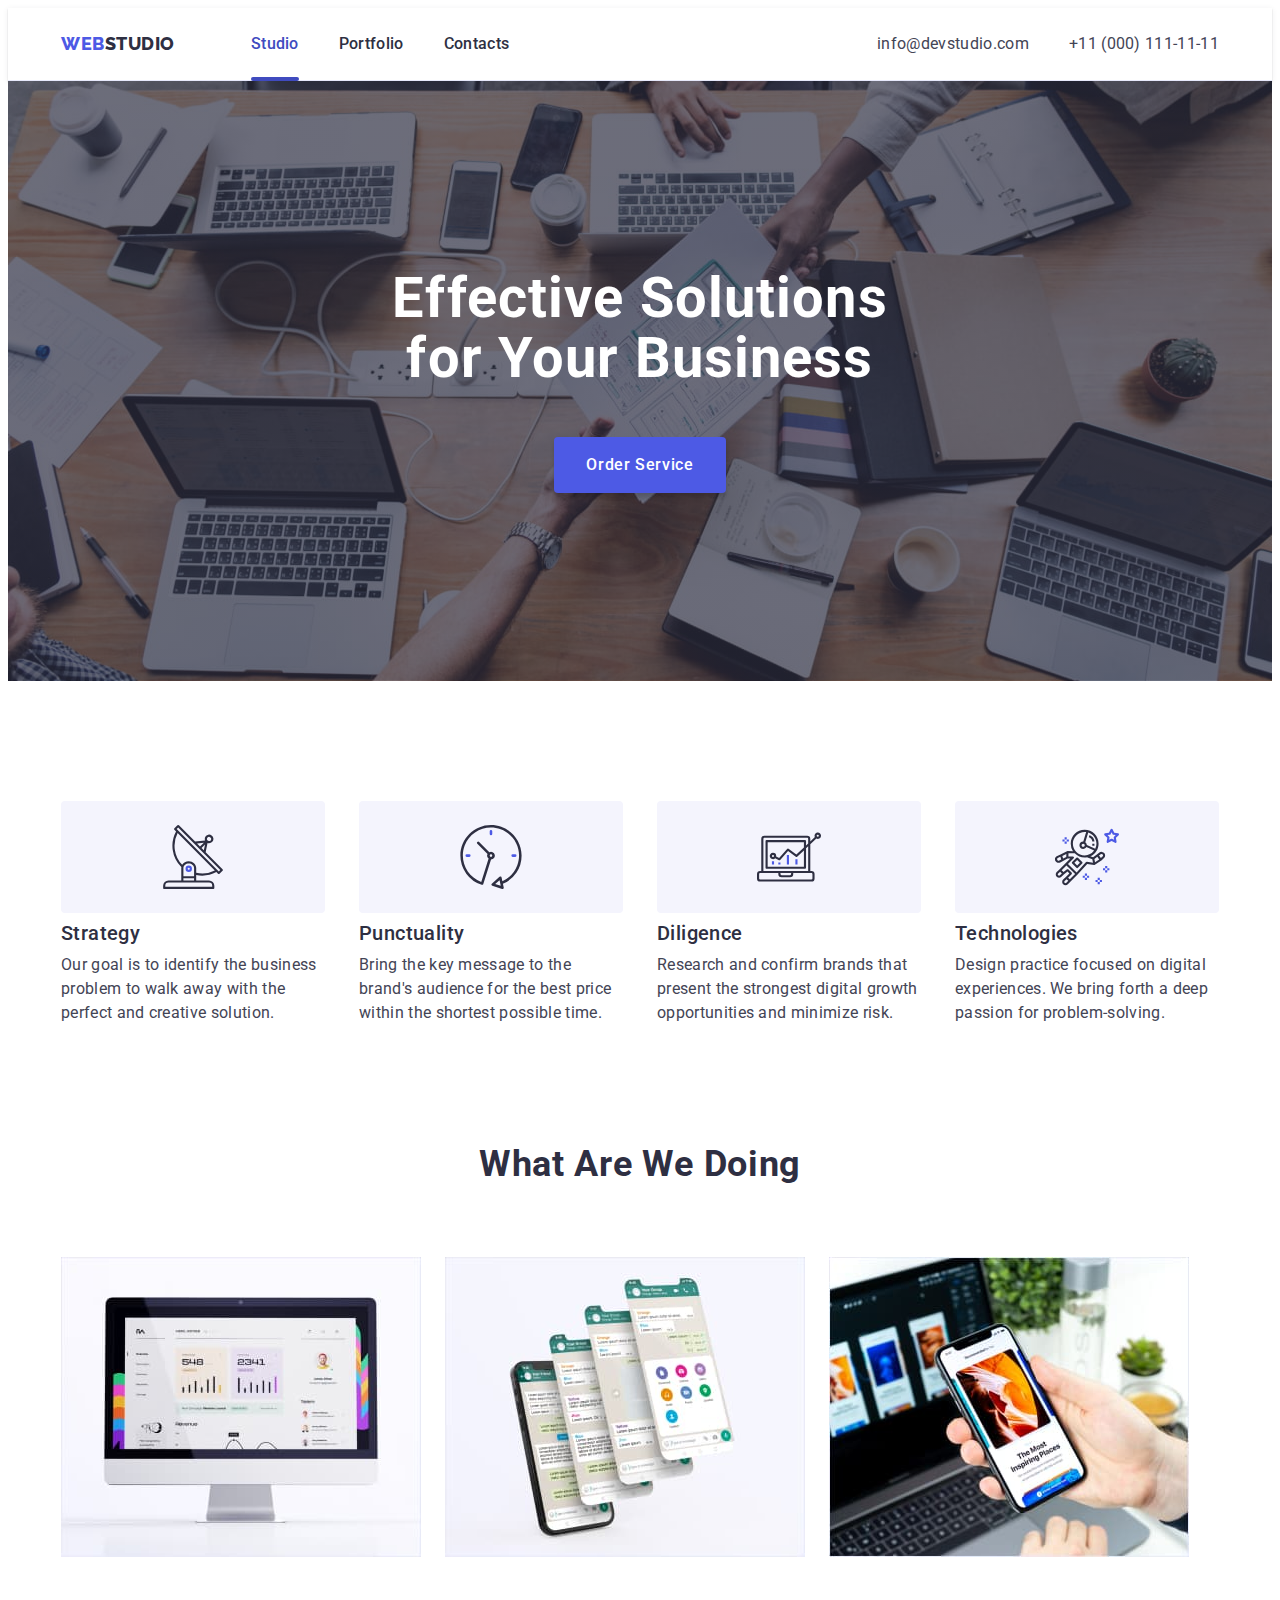
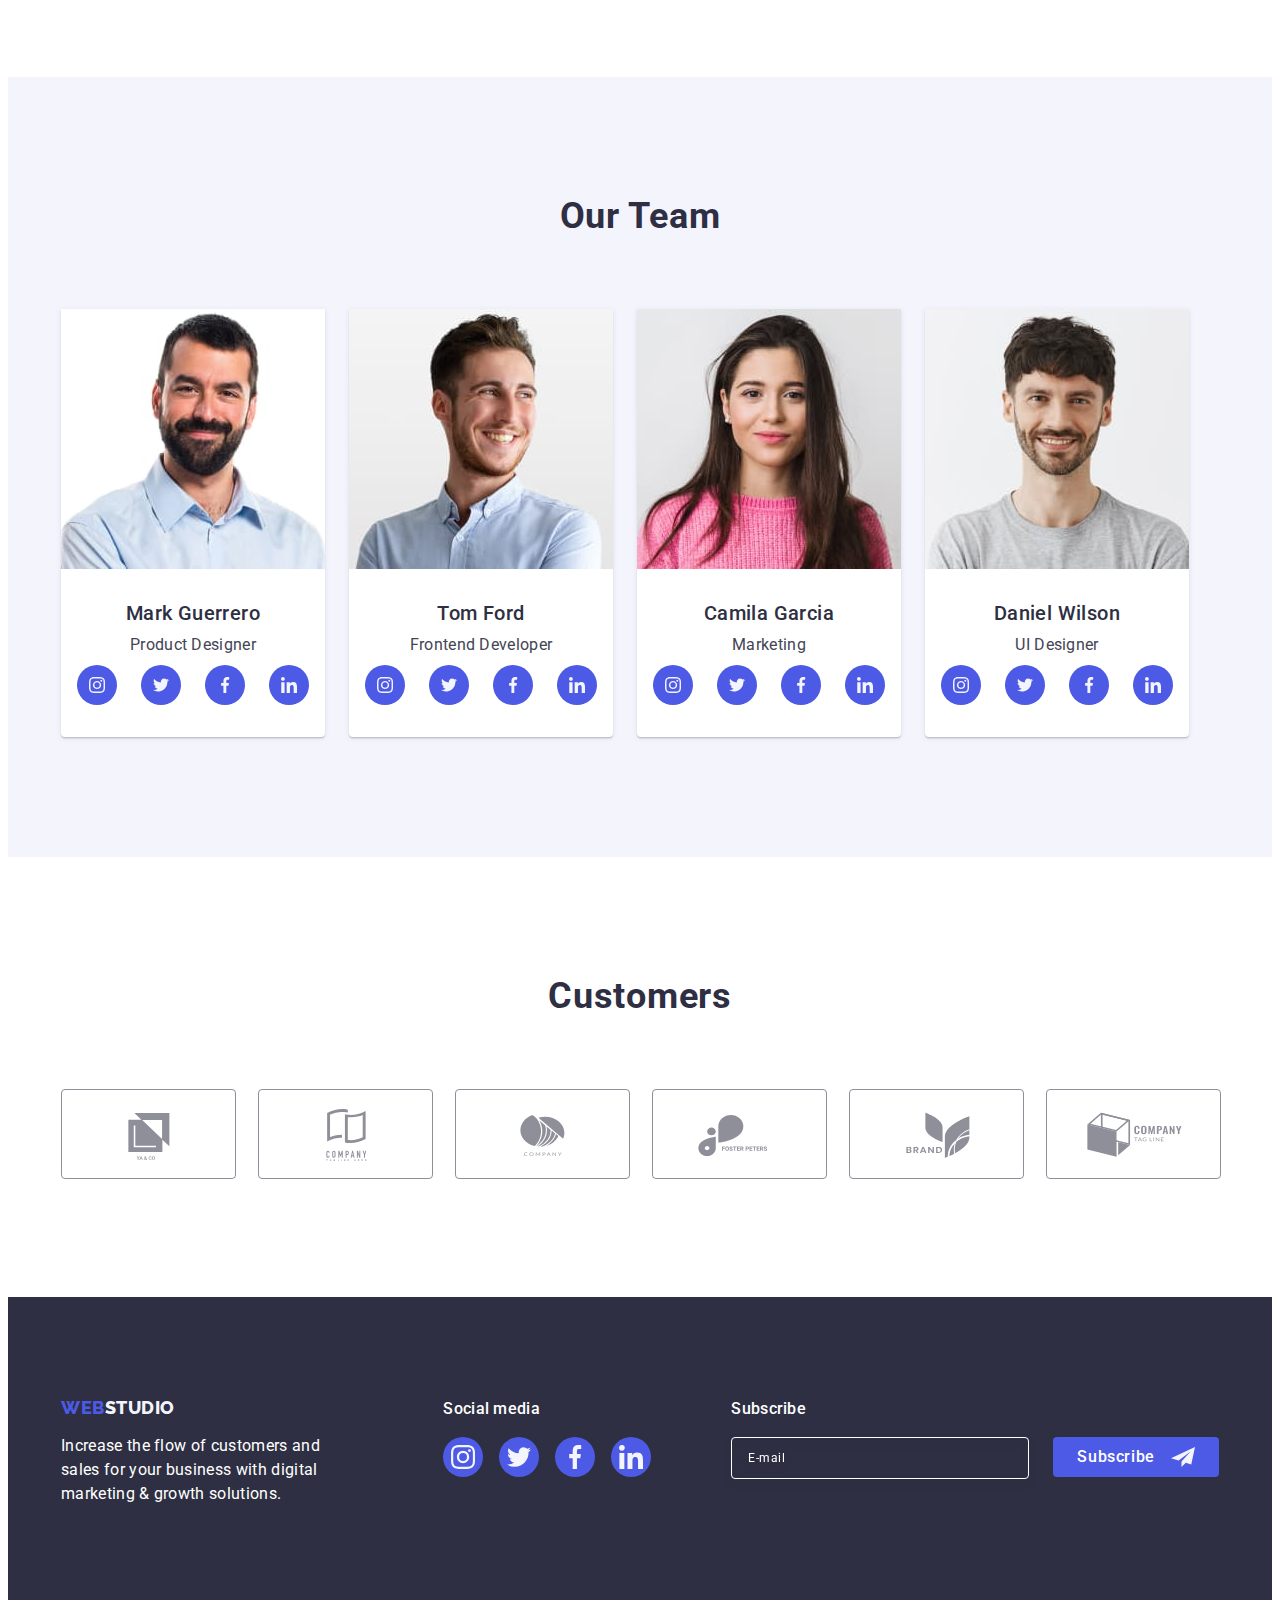
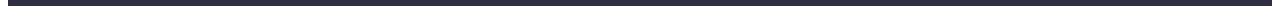
<file: index.html>
<!DOCTYPE html>
<html lang="en">
  <head>
    <meta charset="UTF-8" />
    <meta http-equiv="X-UA-Compatible" content="IE=edge" />
    <meta name="viewport" content="width=device-width, initial-scale=1.0" />
    <title>WebStudio</title>

    <!-- Font styles -->
    <link rel="preconnect" href="https://fonts.googleapis.com" />
    <link rel="preconnect" href="https://fonts.gstatic.com" crossorigin />
    <link
      href="https://fonts.googleapis.com/css2?family=Raleway:wght@800&family=Roboto:wght@400;500;700&display=swap"
      rel="stylesheet"
    />
    <!-- Normalization -->
    <link
      rel="stylesheet"
      href="https://cdnjs.cloudflare.com/ajax/libs/modern-normalize/1.1.0/modern-normalize.min.css"
      integrity="sha512-wpPYUAdjBVSE4KJnH1VR1HeZfpl1ub8YT/NKx4PuQ5NmX2tKuGu6U/JRp5y+Y8XG2tV+wKQpNHVUX03MfMFn9Q=="
      crossorigin="anonymous"
      referrerpolicy="no-referrer"
    />
    <!-- CSS Connection-->
    <link rel="stylesheet" href="./css/styles.css" />
  </head>
  <body class="page">
    <!-- Header section -->
    <header class="header">
      <div class="container header-flexgroup">
        <nav class="header-nav">
          <a class="header-logo link" href="./index.html"
            >Web<span class="logo-second-word">Studio</span></a
          >
          <ul class="header-nav-list list">
            <li class="header-nav-item">
              <a class="header-nav-link link active" href="./index.html" rel="noopener noreferrer"
                >Studio</a
              >
            </li>
            <li class="header-nav-item">
              <a class="header-nav-link link" href="./portfolio.html" rel="noopener noreferrer"
                >Portfolio</a
              >
            </li>
            <li class="header-nav-item">
              <a class="header-nav-link link" href="" rel="noopener noreferrer">Contacts</a>
            </li>
          </ul>
        </nav>
        <address class="header-address">
          <ul class="header-address-list list">
            <li class="header-address-item">
              <a class="header-address link" href="mailto:info@devstudio.com">info@devstudio.com</a>
            </li>
            <li class="header-address-item">
              <a class="header-address link" href="tel:+110001111111">+11 (000) 111-11-11</a>
            </li>
          </ul>
        </address>
      </div>
    </header>
    <!-- _______MAIN_____ -->
    <main>
      <!-- Hero section -->
      <section class="hero section">
        <div class="container">
          <h1 class="hero-title">Effective Solutions for Your Business</h1>
          <button class="hero-btn btn" data-modal-open type="button">Order Service</button>
        </div>
      </section>

      <!-- Features section -->
      <section class="features section">
        <div class="container">
          <h2 class="visually-hidden">Our main advantages</h2>
          <ul class="feature-list list">
            <li class="feature-item">
              <div class="icon-thumb">
                <svg class="features-icon" width="64" height="64">
                  <use href="./images/icons.svg#icon-antenna"></use>
                </svg>
              </div>
              <h3 class="feature-name">Strategy</h3>
              <p class="feature-desc">
                Our goal is to identify the business problem to walk away with the perfect and
                creative solution.
              </p>
            </li>
            <li class="feature-item">
              <div class="icon-thumb">
                <svg class="features-icon" width="64" height="64">
                  <use href="./images/icons.svg#icon-clock"></use>
                </svg>
              </div>
              <h3 class="feature-name">Punctuality</h3>
              <p class="feature-desc">
                Bring the key message to the brand's audience for the best price within the shortest
                possible time.
              </p>
            </li>
            <li class="feature-item">
              <div class="icon-thumb">
                <svg class="features-icon" width="64" height="64">
                  <use href="./images/icons.svg#icon-diagram"></use>
                </svg>
              </div>
              <h3 class="feature-name">Diligence</h3>
              <p class="feature-desc">
                Research and confirm brands that present the strongest digital growth opportunities
                and minimize risk.
              </p>
            </li>
            <li class="feature-item">
              <div class="icon-thumb">
                <svg class="features-icon" width="64" height="64">
                  <use href="./images/icons.svg#icon-astronaut"></use>
                </svg>
              </div>
              <h3 class="feature-name">Technologies</h3>
              <p class="feature-desc">
                Design practice focused on digital experiences. We bring forth a deep passion for
                problem-solving.
              </p>
            </li>
          </ul>
        </div>
      </section>

      <!-- Services section -->
      <section class="service">
        <div class="container">
          <h2 class="title">What are we doing</h2>
          <ul class="service-list list">
            <li class="service-item">
              <img
                class="service-img"
                src="./images/service-img-1.jpg"
                alt="Website Developing"
                width="360"
                height="300"
              />
            </li>
            <li class="service-item">
              <img
                class="service-img"
                src="./images/service-img-2.jpg"
                alt="App Developing"
                width="360"
                height="300"
              />
            </li>
            <li class="service-item">
              <img
                class="service-img"
                src="./images/service-img-3.jpg"
                alt="Adaptive Developing"
                width="360"
                height="300"
              />
            </li>
          </ul>
        </div>
      </section>

      <!-- Team Section -->
      <section class="team section">
        <div class="container">
          <h2 class="title">Our Team</h2>
          <ul class="team-list list">
            <li class="team-item">
              <img
                class="team-img"
                src="./images/team-card-1.jpg"
                alt="Photo of Mark Guerrero"
                width="264"
                height="260"
              />
              <div class="teamcard-container">
                <h3 class="team-name">Mark Guerrero</h3>
                <p class="team-role">Product Designer</p>
                <ul class="social-media-list">
                  <li class="social-media-item">
                    <a
                      class="social-media-link"
                      href="https://instagram.com/"
                      target="_blank"
                      rel="noopener noreferrer"
                      ><svg class="social-media-icon" width="16" height="16">
                        <use href="./images/icons.svg#icon-instagram"></use>
                      </svg> </a
                  ></li>
                  <li class="social-media-item">
                    <a
                      class="social-media-link"
                      href="https://twitter.com/"
                      target="_blank"
                      rel="noopener noreferrer"
                      ><svg class="social-media-icon" width="16" height="16">
                        <use href="./images/icons.svg#icon-twitter"></use>
                      </svg> </a
                  ></li>
                  <li class="social-media-item">
                    <a
                      class="social-media-link"
                      href="https://facebook.com/"
                      target="_blank"
                      rel="noopener noreferrer"
                      ><svg class="social-media-icon" width="16" height="16">
                        <use href="./images/icons.svg#icon-facebook"></use>
                      </svg> </a
                  ></li>
                  <li class="social-media-item">
                    <a
                      class="social-media-link"
                      href="https://linkedin.com/"
                      target="_blank"
                      rel="noopener noreferrer"
                      ><svg class="social-media-icon" width="16" height="16">
                        <use href="./images/icons.svg#icon-linkedin"></use>
                      </svg> </a
                  ></li>
                </ul>
              </div>
            </li>
            <li class="team-item">
              <img
                class="team-img"
                src="./images/team-card-2.jpg"
                alt="Photo of Tom Ford"
                width="264"
                height="260"
              />
              <div class="teamcard-container">
                <h3 class="team-name">Tom Ford</h3>
                <p class="team-role">Frontend Developer</p>
                <ul class="social-media-list">
                  <li class="social-media-item">
                    <a
                      class="social-media-link"
                      href="https://instagram.com/"
                      target="_blank"
                      rel="noopener noreferrer"
                      ><svg class="social-media-icon" width="16" height="16">
                        <use href="./images/icons.svg#icon-instagram"></use>
                      </svg> </a
                  ></li>
                  <li class="social-media-item">
                    <a
                      class="social-media-link"
                      href="https://twitter.com/"
                      target="_blank"
                      rel="noopener noreferrer"
                      ><svg class="social-media-icon" width="16" height="16">
                        <use href="./images/icons.svg#icon-twitter"></use>
                      </svg> </a
                  ></li>
                  <li class="social-media-item">
                    <a
                      class="social-media-link"
                      href="https://facebook.com/"
                      target="_blank"
                      rel="noopener noreferrer"
                      ><svg class="social-media-icon" width="16" height="16">
                        <use href="./images/icons.svg#icon-facebook"></use>
                      </svg> </a
                  ></li>
                  <li class="social-media-item">
                    <a
                      class="social-media-link"
                      href="https://linkedin.com/"
                      target="_blank"
                      rel="noopener noreferrer"
                      ><svg class="social-media-icon" width="16" height="16">
                        <use href="./images/icons.svg#icon-linkedin"></use>
                      </svg> </a
                  ></li>
                </ul>
              </div>
            </li>
            <li class="team-item">
              <img
                class="team-img"
                src="./images/team-card-3.jpg"
                alt="Photo of Camila Garcia"
                width="264"
                height="260"
              />
              <div class="teamcard-container">
                <h3 class="team-name">Camila Garcia</h3>
                <p class="team-role">Marketing</p>
                <ul class="social-media-list">
                  <li class="social-media-item">
                    <a
                      class="social-media-link"
                      href="https://instagram.com/"
                      target="_blank"
                      rel="noopener noreferrer"
                      ><svg class="social-media-icon" width="16" height="16">
                        <use href="./images/icons.svg#icon-instagram"></use>
                      </svg> </a
                  ></li>
                  <li class="social-media-item">
                    <a
                      class="social-media-link"
                      href="https://twitter.com/"
                      target="_blank"
                      rel="noopener noreferrer"
                      ><svg class="social-media-icon" width="16" height="16">
                        <use href="./images/icons.svg#icon-twitter"></use>
                      </svg> </a
                  ></li>
                  <li class="social-media-item">
                    <a
                      class="social-media-link"
                      href="https://facebook.com/"
                      target="_blank"
                      rel="noopener noreferrer"
                      ><svg class="social-media-icon" width="16" height="16">
                        <use href="./images/icons.svg#icon-facebook"></use>
                      </svg> </a
                  ></li>
                  <li class="social-media-item">
                    <a
                      class="social-media-link"
                      href="https://linkedin.com/"
                      target="_blank"
                      rel="noopener noreferrer"
                      ><svg class="social-media-icon" width="16" height="16">
                        <use href="./images/icons.svg#icon-linkedin"></use>
                      </svg> </a
                  ></li>
                </ul>
              </div>
            </li>
            <li class="team-item">
              <img
                src="./images/team-card-4.jpg"
                alt="Photo of Daniel Wilson"
                width="264"
                height="260"
              />
              <div class="teamcard-container">
                <h3 class="team-name">Daniel Wilson</h3>
                <p class="team-role">UI Designer</p>
                <ul class="social-media-list">
                  <li class="social-media-item">
                    <a
                      class="social-media-link"
                      href="https://instagram.com/"
                      target="_blank"
                      rel="noopener noreferrer"
                      ><svg class="social-media-icon" width="16" height="16">
                        <use href="./images/icons.svg#icon-instagram"></use>
                      </svg> </a
                  ></li>
                  <li class="social-media-item">
                    <a
                      class="social-media-link"
                      href="https://twitter.com/"
                      target="_blank"
                      rel="noopener noreferrer"
                      ><svg class="social-media-icon" width="16" height="16">
                        <use href="./images/icons.svg#icon-twitter"></use>
                      </svg> </a
                  ></li>
                  <li class="social-media-item">
                    <a
                      class="social-media-link"
                      href="https://facebook.com/"
                      target="_blank"
                      rel="noopener noreferrer"
                      ><svg class="social-media-icon" width="16" height="16">
                        <use href="./images/icons.svg#icon-facebook"></use>
                      </svg> </a
                  ></li>
                  <li class="social-media-item">
                    <a
                      class="social-media-link"
                      href="https://linkedin.com/"
                      target="_blank"
                      rel="noopener noreferrer"
                      ><svg class="social-media-icon" width="16" height="16">
                        <use href="./images/icons.svg#icon-linkedin"></use>
                      </svg> </a
                  ></li>
                </ul>
              </div>
            </li>
          </ul>
        </div>
      </section>

      <!-- Customers -->
      <section class="customers section">
        <div class="container">
          <h2 class="title">Customers</h2>
          <ul class="customers-list">
            <li class="customer-list-item">
              <a
                class="customer-link"
                href=""
                aria-label="Ya&Co"
                target="_blank"
                rel="noopener noreferrer"
              >
                <svg class="customer-icon" width="104" height="56">
                  <use href="./images/icons.svg#icon-Customer-logo-1"></use>
                </svg>
              </a>
            </li>
            <li class="customer-list-item">
              <a
                class="customer-link"
                href=""
                aria-label="Company Tagline Here"
                target="_blank"
                rel="noopener noreferrer"
              >
                <svg class="customer-icon" width="104" height="56">
                  <use href="./images/icons.svg#icon-Customer-logo-2"></use>
                </svg>
              </a>
            </li>
            <li class="customer-list-item">
              <a
                class="customer-link"
                href=""
                aria-label="Company"
                target="_blank"
                rel="noopener noreferrer"
              >
                <svg class="customer-icon" width="104" height="56">
                  <use href="./images/icons.svg#icon-Customer-logo-3"></use>
                </svg>
              </a>
            </li>
            <li class="customer-list-item">
              <a
                class="customer-link"
                href=""
                aria-label="Foster Peters"
                target="_blank"
                rel="noopener noreferrer"
              >
                <svg class="customer-icon" width="104" height="56">
                  <use href="./images/icons.svg#icon-Customer-logo-4"></use>
                </svg>
              </a>
            </li>
            <li class="customer-list-item">
              <a
                class="customer-link"
                href=""
                aria-label="Brend"
                target="_blank"
                rel="noopener noreferrer"
              >
                <svg class="customer-icon" width="104" height="56">
                  <use href="./images/icons.svg#icon-Customer-logo-5"></use>
                </svg>
              </a>
            </li>
            <li class="customer-list-item">
              <a
                class="customer-link"
                href=""
                aria-label="Company Tag Line"
                target="_blank"
                rel="noopener noreferrer"
              >
                <svg class="customer-icon" width="104" height="56">
                  <use href="./images/icons.svg#icon-Customer-logo-6"></use>
                </svg>
              </a>
            </li>
          </ul>
        </div>
      </section>
    </main>
    <!-- Footer -->
    <footer class="footer section">
      <div class="footer-container container">
        <div class="footer-text-container">
          <a class="footer-logo-link link" href="./index.html" rel="noopener noreferrer"
            >Web<span class="footer-second-word">Studio</span></a
          >
          <p class="footer-paragraph">
            Increase the flow of customers and sales for your business with digital marketing &
            growth solutions.
          </p>
        </div>
        <div class="footer-socials-container">
          <p class="footer-socials-title">Social media</p>
          <ul class="footer-socials-list">
            <li class="footer-socials-item">
              <a
                class="footer-socials-link"
                href="https://instagram.com/"
                target="_blank"
                rel="noopener noreferrer"
              >
                <svg class="footer-icon" width="24" height="24">
                  <use href="./images/icons.svg#icon-instagram"></use>
                </svg>
              </a>
            </li>
            <li class="footer-socials-item">
              <a
                class="footer-socials-link"
                href="https://twitter.com/"
                target="_blank"
                rel="noopener noreferrer"
              >
                <svg class="footer-icon" width="24" height="24">
                  <use href="./images/icons.svg#icon-twitter"></use>
                </svg>
              </a>
            </li>
            <li class="footer-socials-item">
              <a
                class="footer-socials-link"
                href="https://fecebook.com/"
                target="_blank"
                rel="noopener noreferrer"
              >
                <svg class="footer-icon" width="24" height="24">
                  <use href="./images/icons.svg#icon-facebook"></use>
                </svg>
              </a>
            </li>
            <li class="footer-socials-item">
              <a
                class="footer-socials-link"
                href="https://linkedin.com/"
                target="_blank"
                rel="noopener noreferrer"
              >
                <svg class="footer-icon" width="24" height="24">
                  <use href="./images/icons.svg#icon-linkedin"></use>
                </svg>
              </a>
            </li>
          </ul>
        </div>
        <div class="footer-subscribe-block">
          <p class="subscribe-paragraph">Subscribe</p>
          <form class="subscribe-form" name="footer-subscribe-form" autocomplete="on">
            <label class="footer-subscribe-label">
              <input
                class="subscribe-input"
                type="email"
                name="user-email"
                placeholder="E-mail"
                required
              />
            </label>
            <button class="footer-subscribe-btn" type="submit">
              Subscribe
              <svg class="subscribe-form-icon" width="24" height="24">
                <use href="./images/icons.svg#subscribe"></use>
              </svg>
            </button>
          </form>
        </div>
      </div>
    </footer>

    <!-- Modal window -->
    <div class="backdrop is-hidden" data-modal>
      <div class="modal">
        <button class="modal-close-btn" data-modal-close type="button">
          <svg class="close-modal-icon" width="8" height="8">
            <use href="./images/icons.svg#close"></use>
          </svg>
        </button>
        <p class="modal-window-title">Leave your contacts and we will call you back</p>
        <form class="modal-form" autocomplete="on" name="modal-form">
          <div class="modal-form-block">
            <label class="modal-input-label" for="user-name">Name</label>
            <div class="modal-input-container">
              <input
                class="modal-form-input"
                type="text"
                id="user-name"
                name="user-name"
                required
                autofocus
              />
              <svg class="modal-form-icon" width="18" height="24">
                <use href="./images/icons.svg#person"></use>
              </svg>
            </div>
          </div>
          <div class="modal-form-block">
            <label class="modal-input-label" for="user-tel">Phone</label>
            <div class="modal-input-container">
              <input class="modal-form-input" type="tel" id="user-tel" name="user-tel" required />
              <svg class="modal-form-icon" width="18" height="24">
                <use href="./images/icons.svg#phone"></use>
              </svg>
            </div>
          </div>
          <div class="modal-form-block">
            <label class="modal-input-label" for="user-email">Email</label>
            <div class="modal-input-container">
              <input
                class="modal-form-input"
                type="email"
                id="user-email"
                name="user-email"
                required
              />
              <svg class="modal-form-icon" width="18" height="24">
                <use href="./images/icons.svg#email"></use>
              </svg>
            </div>
          </div>
          <div class="modal-textarea-container">
            <label class="modal-input-label" for="user-comment">Comment</label>
            <textarea
              class="modal-form-input"
              name="user-comment"
              id="user-comment"
              placeholder="Text input"
              required
            ></textarea>
          </div>
          <div class="modal-checkbox-container">
            <input
              name="user-privacy"
              type="checkbox"
              class="modal-checkbox visually-hidden"
              id="user-privacy"
              value="true"
              required
            />
            <label class="modal-checkbox-label" for="user-privacy">
              <span class="modal-checkbox-attention">
                <svg class="modal-form-checkbox-icon" width="10" height="8">
                  <use href="./images/icons.svg#check"></use>
                </svg>
              </span>
              I accept the terms and conditions of the
              <a class="modal-checkbox-link" href="">Privacy Policy</a>
            </label>
          </div>
          <button class="modal-button" type="submit">Send</button>
        </form>
      </div>
    </div>
    <script src="./js/modal.js"></script>
  </body>
</html>
</file>
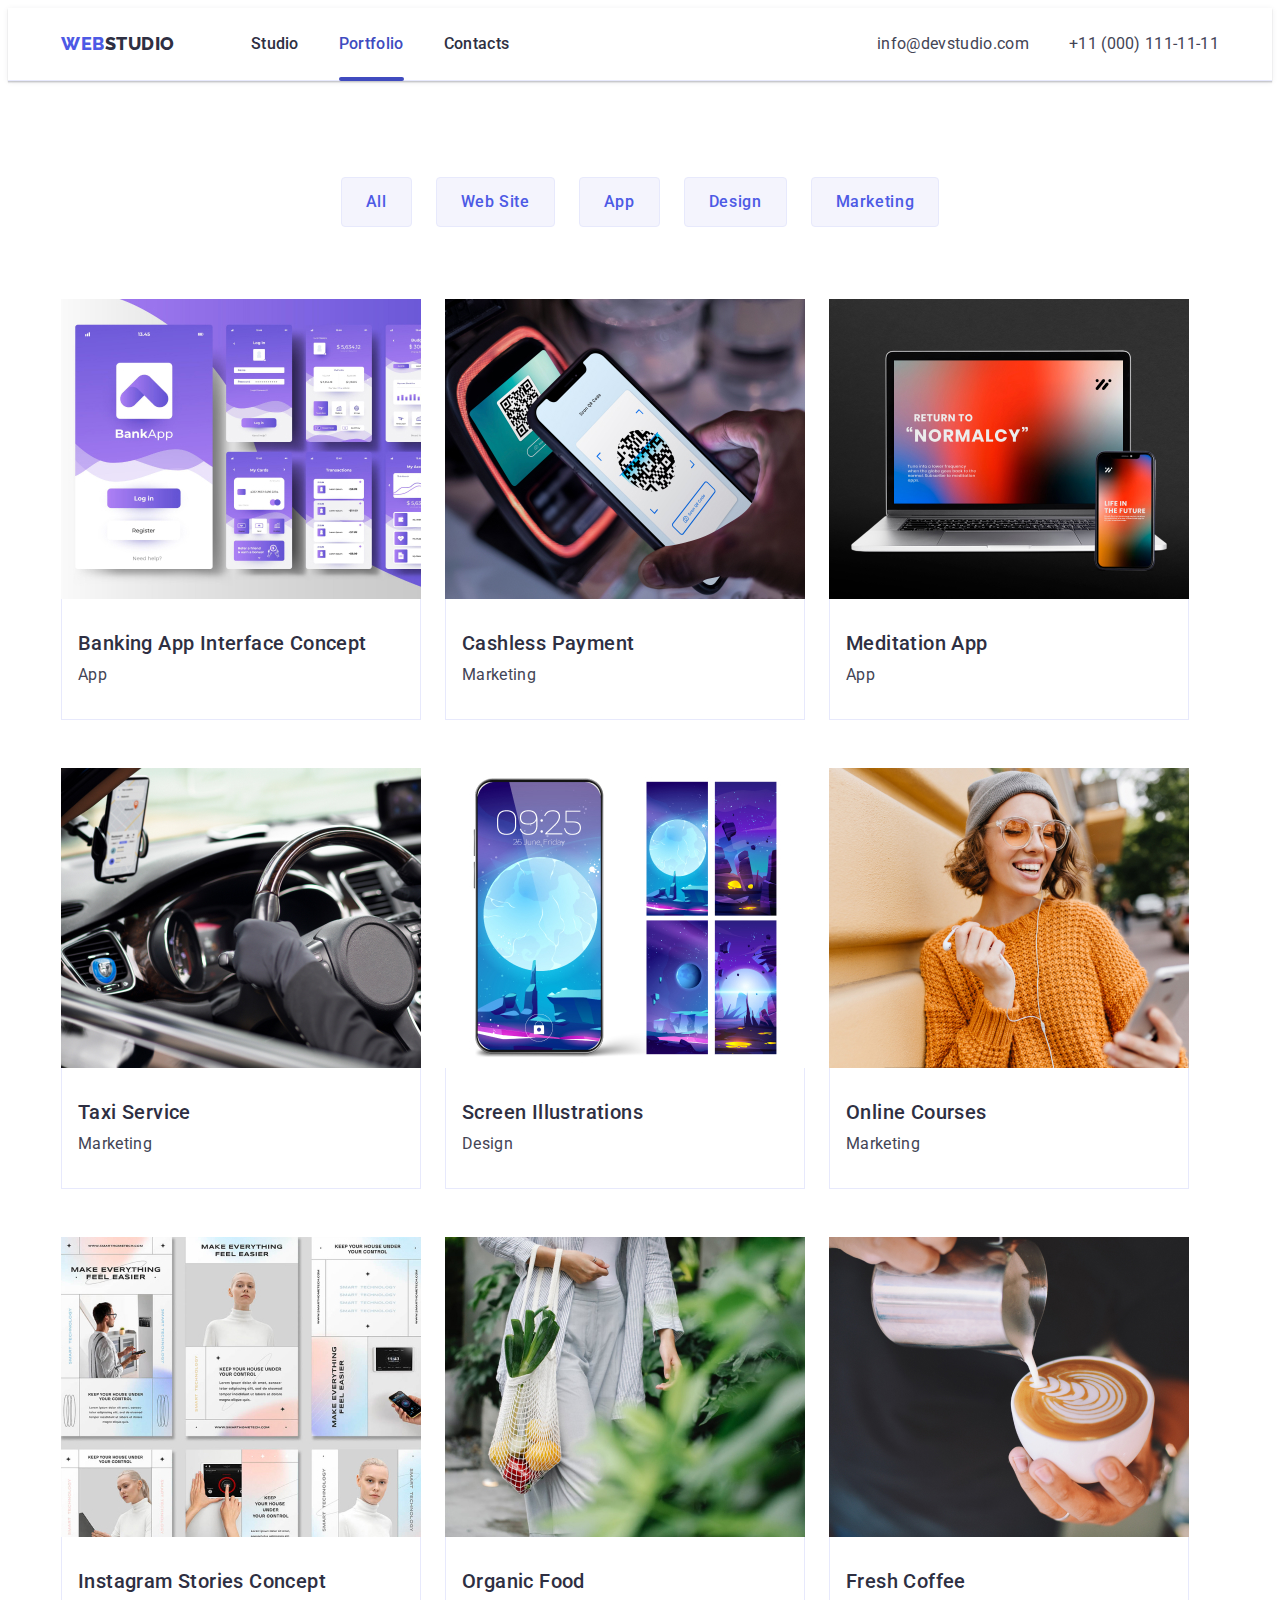
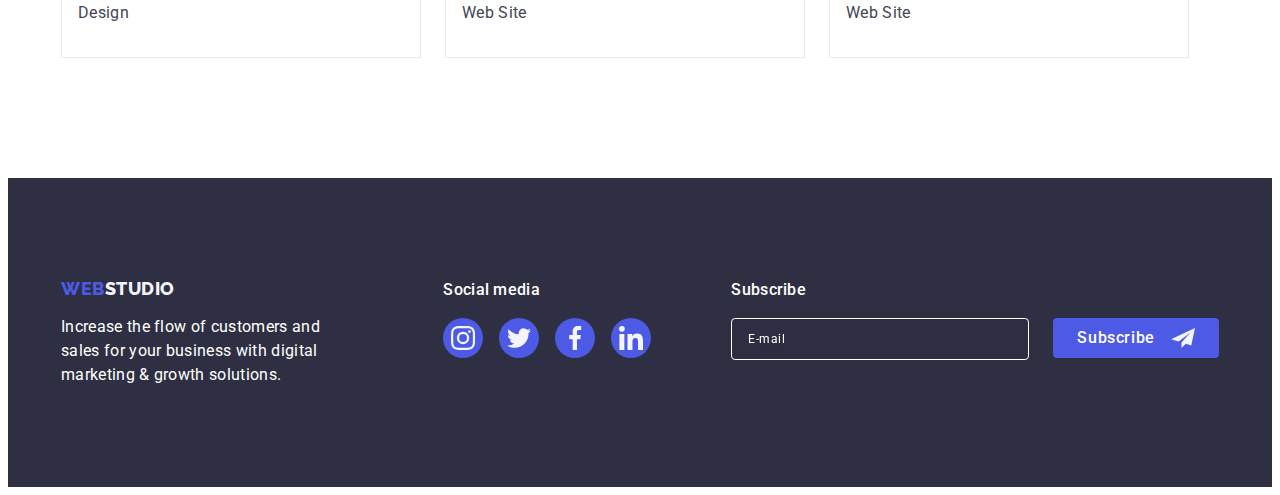
<file: portfolio.html>
<!DOCTYPE html>
<html lang="en">
  <head>
    <meta charset="UTF-8" />
    <meta http-equiv="X-UA-Compatible" content="IE=edge" />
    <meta name="viewport" content="width=device-width, initial-scale=1.0" />
    <title>WebStudio</title>
    <!-- Font styles -->
    <link rel="preconnect" href="https://fonts.googleapis.com" />
    <link rel="preconnect" href="https://fonts.gstatic.com" crossorigin />
    <link
      href="https://fonts.googleapis.com/css2?family=Raleway:wght@800&family=Roboto:wght@400;500;700&display=swap"
      rel="stylesheet"
    />
    <!-- Normalization -->
    <link
      rel="stylesheet"
      href="https://cdnjs.cloudflare.com/ajax/libs/modern-normalize/1.1.0/modern-normalize.min.css"
      integrity="sha512-wpPYUAdjBVSE4KJnH1VR1HeZfpl1ub8YT/NKx4PuQ5NmX2tKuGu6U/JRp5y+Y8XG2tV+wKQpNHVUX03MfMFn9Q=="
      crossorigin="anonymous"
      referrerpolicy="no-referrer"
    />
    <!-- CSS Connection -->
    <link rel="stylesheet" href="./css/styles.css" />
  </head>
  <body class="page">
    <!-- Header section -->
    <header class="header">
      <div class="container header-flexgroup">
        <nav class="header-nav">
          <a class="header-logo link" href="./index.html"
            >Web<span class="logo-second-word">Studio</span></a
          >
          <ul class="header-nav-list list">
            <li class="header-nav-item">
              <a class="header-nav-link link" href="./index.html" rel="noopener noreferrer"
                >Studio</a
              >
            </li>
            <li class="header-nav-item">
              <a
                class="header-nav-link link active"
                href="./portfolio.html"
                rel="noopener noreferrer"
                >Portfolio</a
              >
            </li>
            <li class="header-nav-item">
              <a class="header-nav-link link" href="" rel="noopener noreferrer">Contacts</a>
            </li>
          </ul>
        </nav>
        <address class="header-address">
          <ul class="header-address-list list">
            <li class="header-address-item">
              <a class="header-address link" href="mailto:info@devstudio.com">info@devstudio.com</a>
            </li>
            <li class="header-address-item">
              <a class="header-address link" href="tel:+110001111111">+11 (000) 111-11-11</a>
            </li>
          </ul>
        </address>
      </div>
    </header>
    <!-- MAIN -->
    <main>
      <!-- PORTFOLIO -->
      <section class="filter-section section">
        <div class="container">
          <h1 class="visually-hidden">Portfilio</h1>
          <!-- FILTER -->
          <ul class="filter-list list">
            <li class="filter-item">
              <button class="filter-btn" type="button">All</button>
            </li>
            <li class="filter-item">
              <button class="filter-btn" type="button">Web Site</button>
            </li>
            <li class="filter-item">
              <button class="filter-btn" type="button">App</button>
            </li>
            <li class="filter-item">
              <button class="filter-btn" type="button">Design</button>
            </li>
            <li class="filter-item">
              <button class="filter-btn" type="button">Marketing</button>
            </li>
          </ul>

          <!-- GRID -->
          <ul class="article-list list">
            <li class="row-item">
              <a class="row-item-link link" href=""
                ><div class="portfolio-img-wrapper"
                  ><img
                    src="./images/portfolio-photo-1.jpg"
                    alt="Banking application"
                    width="360"
                    height="300"
                  />
                  <p class="portfolio-overlay">
                    14 Stylish and User-Friendly App Design Concepts · Task Manager App · Calorie
                    Tracker App · Exotic Fruit Ecommerce App · Cloud Storage App</p
                  >
                </div>
                <div class="portfolio-desc-container">
                  <h2 class="article-name">Banking App Interface Concept</h2>
                  <p class="article-type">App</p>
                </div></a
              >
            </li>
            <li class="row-item">
              <a class="row-item-link link" href=""
                ><div class="portfolio-img-wrapper"
                  ><img
                    src="./images/portfolio-photo-2.jpg"
                    alt="Phone QR payment"
                    width="360"
                    height="300"
                  />
                  <p class="portfolio-overlay">
                    14 Stylish and User-Friendly App Design Concepts · Task Manager App · Calorie
                    Tracker App · Exotic Fruit Ecommerce App · Cloud Storage App</p
                  >
                </div>
                <div class="portfolio-desc-container">
                  <h2 class="article-name">Cashless Payment</h2>
                  <p class="article-type">Marketing</p>
                </div></a
              >
            </li>
            <li class="row-item">
              <a class="row-item-link link" href=""
                ><div class="portfolio-img-wrapper"
                  ><img
                    src="./images/portfolio-photo-3.jpg"
                    alt="Beautiful wallpapers"
                    width="360"
                    height="300"
                  />
                  <p class="portfolio-overlay">
                    14 Stylish and User-Friendly App Design Concepts · Task Manager App · Calorie
                    Tracker App · Exotic Fruit Ecommerce App · Cloud Storage App</p
                  >
                </div>
                <div class="portfolio-desc-container">
                  <h2 class="article-name">Meditation App</h2>
                  <p class="article-type">App</p>
                </div></a
              >
            </li>
            <li class="row-item">
              <a class="row-item-link link" href=""
                ><div class="portfolio-img-wrapper"
                  ><img
                    src="./images/portfolio-photo-4.jpg"
                    alt="Driver in the car"
                    width="360"
                    height="300"
                  />
                  <p class="portfolio-overlay">
                    14 Stylish and User-Friendly App Design Concepts · Task Manager App · Calorie
                    Tracker App · Exotic Fruit Ecommerce App · Cloud Storage App</p
                  >
                </div>
                <div class="portfolio-desc-container">
                  <h2 class="article-name">Taxi Service</h2>
                  <p class="article-type">Marketing</p>
                </div></a
              >
            </li>
            <li class="row-item">
              <a class="row-item-link link" href=""
                ><div class="portfolio-img-wrapper"
                  ><img
                    src="./images/portfolio-photo-5.jpg"
                    alt="wallpaper of the other planet"
                    width="360"
                    height="300"
                  />
                  <p class="portfolio-overlay">
                    14 Stylish and User-Friendly App Design Concepts · Task Manager App · Calorie
                    Tracker App · Exotic Fruit Ecommerce App · Cloud Storage App</p
                  >
                </div>
                <div class="portfolio-desc-container">
                  <h2 class="article-name">Screen Illustrations</h2>
                  <p class="article-type">Design</p>
                </div></a
              >
            </li>
            <li class="row-item">
              <a class="row-item-link link" href=""
                ><div class="portfolio-img-wrapper"
                  ><img
                    src="./images/portfolio-photo-6.jpg"
                    alt="Happy girl"
                    width="360"
                    height="300"
                  />
                  <p class="portfolio-overlay">
                    14 Stylish and User-Friendly App Design Concepts · Task Manager App · Calorie
                    Tracker App · Exotic Fruit Ecommerce App · Cloud Storage App</p
                  >
                </div>
                <div class="portfolio-desc-container">
                  <h2 class="article-name">Online Courses</h2>
                  <p class="article-type">Marketing</p>
                </div></a
              >
            </li>

            <li class="row-item">
              <a class="row-item-link link" href=""
                ><div class="portfolio-img-wrapper"
                  ><img
                    src="./images/portfolio-photo-7.jpg"
                    alt="Instagram stories"
                    width="360"
                    height="300"
                  />
                  <p class="portfolio-overlay">
                    14 Stylish and User-Friendly App Design Concepts · Task Manager App · Calorie
                    Tracker App · Exotic Fruit Ecommerce App · Cloud Storage App</p
                  >
                </div>
                <div class="portfolio-desc-container">
                  <h2 class="article-name">Instagram Stories Concept</h2>
                  <p class="article-type">Design</p>
                </div></a
              >
            </li>

            <li class="row-item">
              <a class="row-item-link link" href=""
                ><div class="portfolio-img-wrapper"
                  ><img
                    src="./images/portfolio-photo-8.jpg"
                    alt="Plants"
                    width="360"
                    height="300"
                  />
                  <p class="portfolio-overlay">
                    14 Stylish and User-Friendly App Design Concepts · Task Manager App · Calorie
                    Tracker App · Exotic Fruit Ecommerce App · Cloud Storage App</p
                  >
                </div>
                <div class="portfolio-desc-container">
                  <h2 class="article-name">Organic Food</h2>
                  <p class="article-type">Web Site</p>
                </div></a
              >
            </li>

            <li class="row-item">
              <a class="row-item-link link" href=""
                ><div class="portfolio-img-wrapper"
                  ><img
                    src="./images/portfolio-photo-9.jpg"
                    alt="Beautiful latte"
                    width="360"
                    height="300"
                  />
                  <p class="portfolio-overlay">
                    14 Stylish and User-Friendly App Design Concepts · Task Manager App · Calorie
                    Tracker App · Exotic Fruit Ecommerce App · Cloud Storage App</p
                  >
                </div>
                <div class="portfolio-desc-container">
                  <h2 class="article-name">Fresh Coffee</h2>
                  <p class="article-type">Web Site</p>
                </div></a
              >
            </li>
          </ul>
        </div>
      </section>
    </main>
    <!-- Footer -->
    <footer class="footer section">
      <div class="footer-container container">
        <div class="footer-text-container">
          <a class="footer-logo-link link" href="./index.html" rel="noopener noreferrer"
            >Web<span class="footer-second-word">Studio</span></a
          >
          <p class="footer-paragraph">
            Increase the flow of customers and sales for your business with digital marketing &
            growth solutions.
          </p>
        </div>
        <div class="footer-socials-container">
          <p class="footer-socials-title">Social media</p>
          <ul class="footer-socials-list">
            <li class="footer-socials-item">
              <a
                class="footer-socials-link"
                href="https://instagram.com/"
                target="_blank"
                rel="noopener noreferrer"
              >
                <svg class="footer-icon" width="24" height="24">
                  <use href="./images/icons.svg#icon-instagram"></use>
                </svg>
              </a>
            </li>
            <li class="footer-socials-item">
              <a
                class="footer-socials-link"
                href="https://twitter.com/"
                target="_blank"
                rel="noopener noreferrer"
              >
                <svg class="footer-icon" width="24" height="24">
                  <use href="./images/icons.svg#icon-twitter"></use>
                </svg>
              </a>
            </li>
            <li class="footer-socials-item">
              <a
                class="footer-socials-link"
                href="https://fecebook.com/"
                target="_blank"
                rel="noopener noreferrer"
              >
                <svg class="footer-icon" width="24" height="24">
                  <use href="./images/icons.svg#icon-facebook"></use>
                </svg>
              </a>
            </li>
            <li class="footer-socials-item">
              <a
                class="footer-socials-link"
                href="https://linkedin.com/"
                target="_blank"
                rel="noopener noreferrer"
              >
                <svg class="footer-icon" width="24" height="24">
                  <use href="./images/icons.svg#icon-linkedin"></use>
                </svg>
              </a>
            </li>
          </ul>
        </div>
        <div class="footer-subscribe-block">
          <p class="subscribe-paragraph">Subscribe</p>
          <form class="subscribe-form" name="footer-subscribe-form" autocomplete="on">
            <label class="footer-subscribe-label">
              <input
                class="subscribe-input"
                type="email"
                name="user-email"
                placeholder="E-mail"
                required
              />
            </label>
            <button class="footer-subscribe-btn" type="submit">
              Subscribe
              <svg class="subscribe-form-icon" width="24" height="24">
                <use href="./images/icons.svg#subscribe"></use>
              </svg>
            </button>
          </form>
        </div>
      </div>
    </footer>
  </body>
</html>
</file>
<file: css/styles.css>
:root {
  /**
    |============================
    | FONTS
    |============================
  */
  --primary-font: 'Roboto', sans-serif;
  --secondary-font: 'Raleway', sans-serif;

  /**
    |============================
    | COLORS
    |============================
  */
  --secondary-text-color: #2e2f42;
  --primary-text-color: #434455;
  --light-background: #e5e5e5;
  --dark-navy-color: #2e2f42;
  --white-color: #ffffff;
  --attention-color: #4d5ae5;
  --nav-color: ##e7e9fc;
  --white-logo-color: #e7e9fc;
  --pressed-state-color: #404bbf;
  --white-cornflower-color: #f4f4fd;
  --light-grey-color: #8e8f99;
  --light-green-color: #31d0aa;
  --modal-window-bg: rgba(46, 47, 66, 0.4);
  --modal-window-color: #fcfcfc;
  /**
  |============================
  | Transition
  |============================
*/
  --main-transition: 250ms cubic-bezier(0.4, 0, 0.2, 1);
}

/**
  |============================
  | BASE-STYLE
  |============================
*/
.page {
  font-family: var(--primary-font);
  color: var(--primary-text-color);
  background-color: var(--white-color);
  line-height: 1.5;
  letter-spacing: 0.02em;
  font-size: 16px;
  font-weight: normal;
}

.link {
  color: inherit;
  text-decoration: none;
}

.list {
  list-style: none;
}

.container {
  max-width: 1158px;
  padding: 0 15px;
  margin: 0 auto;
}
.section {
  padding-top: 120px;
  padding-bottom: 120px;
}

img {
  display: block;
  max-width: 100%;
  height: auto;
}

h1,
h2,
h3,
h4,
h5,
h6,
p {
  margin: 0;
}

ul,
ol {
  margin: 0;
  padding-left: 0;
  list-style-type: none;
}

img {
  display: block;
  max-width: 100%;
  height: auto;
}
button,
.btn {
  font-family: inherit;
  cursor: pointer;
}
input,
textarea {
  font-family: inherit;
}
.visually-hidden {
  position: absolute;
  width: 1px;
  height: 1px;
  margin: -1px;
  border: 0;
  padding: 0;

  white-space: nowrap;
  clip-path: inset(100%);
  clip: rect(0 0 0 0);
  overflow: hidden;
}

/**
  |============================
  | HEADER
  |============================
*/
.header {
  background-color: var(--nav-color);
  border-bottom: 1px solid #e7e9fc;
  box-shadow: 0px 2px 1px rgba(46, 47, 66, 0.08), 0px 1px 1px rgba(46, 47, 66, 0.16),
    0px 1px 6px rgba(46, 47, 66, 0.08);
}
.header-flexgroup {
  display: flex;
  align-items: center;
}

.header-logo {
  margin-right: 76px;
  padding-top: 24px;
  padding-bottom: 24px;

  letter-spacing: 0.03em;
  text-transform: uppercase;
  font-weight: 800;
  font-size: 18px;
  line-height: 1.17;
  color: var(--attention-color);
  font-family: var(--secondary-font);
}
.logo-second-word {
  color: var(--dark-navy-color);
}
.header-nav {
  display: flex;
  align-items: center;
  margin-right: auto;
}
.header-nav-list {
  display: flex;
  gap: 40px;
}

.header-nav-link.active {
  color: var(--pressed-state-color);
}
.header-nav-link.active::after {
  content: '';
  position: absolute;
  bottom: -1px;
  left: 0;
  display: block;
  width: 100%;
  height: 4px;
  border-radius: 2px;
  background-color: var(--pressed-state-color);
}
.header-nav-link {
  position: relative;
  padding-top: 24px;
  padding-bottom: 24px;
  display: block;

  font-weight: 500;
  font-size: 16px;
  line-height: 1.5;
  letter-spacing: 0.02em;
  color: var(--dark-navy-color);
  transition: color var(--main-transition);
}

/*
  |============================
  |  ADDRESS
  |============================
*/

.header-address-list {
  display: flex;
}

.header-address {
  font-size: 16px;
  line-height: 1.5;
  letter-spacing: 0.02em;
  color: var(--primary-text-color);
  font-style: normal;
  transition: color var(--main-transition);
}

.header-address-item:not(:last-child) {
  margin-right: 40px;
}

.header-nav-link:hover,
.header-nav-link:focus,
.header-address:hover,
.header-address:focus {
  color: var(--pressed-state-color);
}
/**
  |============================
  | MAIN
  | HERO
  |============================
*/
.hero {
  max-width: 1440px;
  padding-top: 188px;
  padding-bottom: 188px;
  margin: 0 auto;

  background-color: var(--dark-navy-color);
  background-image: linear-gradient(rgba(46, 47, 66, 0.7), rgba(46, 47, 66, 0.7)),
    url(../images/hero-background-photo.jpg);
  background-size: cover;
  background-position: center;
  background-repeat: no-repeat;
}

.hero-title {
  margin: 0 auto 48px auto;
  max-width: 496px;

  font-weight: 700;
  font-size: 56px;
  line-height: 1.07;
  text-align: center;
  letter-spacing: 0.02em;
  color: var(--white-color);
}

.hero-btn {
  display: block;
  padding: 16px 32px;
  min-width: 169px;
  margin: 0 auto;

  font-family: inherit;
  font-weight: 500;
  font-size: 16px;
  line-height: 1.5;
  align-items: center;
  letter-spacing: 0.04em;
  background-color: var(--attention-color);
  color: var(--white-color);
  box-shadow: 0px 4px 4px rgba(0, 0, 0, 0.15);
  text-align: center;
  border-radius: 4px;
  border: none;
  transition: background-color var(--main-transition);
}

.hero-btn:hover,
.hero-btn:focus {
  font-family: inherit;
  font-weight: 500;
  font-size: 16px;
  line-height: 1.5;
  letter-spacing: 0.04em;
  background-color: var(--pressed-state-color);
  color: var(--white-color);
  box-shadow: 0px 4px 4px rgba(0, 0, 0, 0.15);
}

/**
  |============================
  | ADVANTAGES-FEATURES
  |============================
*/
.feature-list {
  display: flex;
  gap: 24px;
  justify-content: space-between;
}
.feature-item {
  display: flex;
  width: 264px;
  gap: 8px;
  flex-direction: column;
}
.feature-name {
  font-weight: 500;
  font-size: 20px;
  line-height: 1.2;
  letter-spacing: 0.02em;
  color: var(--dark-navy-color);
}
.feature-desc {
  font-size: 16px;
  line-height: 1.5;
  letter-spacing: 0.02em;
  color: var(--primary-text-color);
}
.feature-item .icon-thumb {
  display: flex;

  justify-content: center;
  align-items: center;
  width: 264px;
  height: 112px;
  background-color: var(--white-cornflower-color);
  border-radius: 4px;
}

/**
  |============================
  | SERVICE
  |============================
*/
.service {
  padding-bottom: 120px;
}
.title {
  margin-bottom: 72px;

  font-weight: 700;
  font-size: 36px;
  line-height: 1.11;
  text-align: center;
  letter-spacing: 0.02em;
  text-transform: capitalize;
  color: var(--dark-navy-color);
}
.service-list {
  display: flex;
  gap: 24px;
}

/**
  |============================
  | TEAM
  |============================
*/
.team {
  background-color: var(--white-cornflower-color);
}
.team-list {
  display: flex;
  gap: 24px;
}
.teamcard-container {
  padding: 32px 0px;
}
.team-item {
  background-color: var(--white-color);
  box-shadow: 0px 1px 6px rgba(46, 47, 66, 0.08), 0px 1px 1px rgba(46, 47, 66, 0.16),
    0px 2px 1px rgba(46, 47, 66, 0.08);
  border-radius: 0px 0px 4px 4px;
}
.team-name {
  margin-bottom: 8px;

  font-weight: 500;
  font-size: 20px;
  line-height: 1.2;
  text-align: center;
  letter-spacing: 0.02em;
  color: var(--secondary-text-color);
}
.team-role {
  font-size: 16px;
  line-height: 1.5;
  text-align: center;
  letter-spacing: 0.02em;
  color: var(--secondary-text-color);
  color: var(--primary-text-color);
  margin-bottom: 8px;
}
.social-media-list {
  display: flex;
  justify-content: center;
  align-items: center;
  gap: 24px;
}
.social-media-link {
  display: flex;
  justify-content: center;
  align-items: center;
  height: 40px;
  width: 40px;
  border-radius: 50%;
  background-color: var(--attention-color);
  transition: background-color var(--main-transition);
}
.social-media-icon {
  flex-shrink: 0;
  fill: var(--white-cornflower-color);
}
.social-media-link:hover,
.social-media-link:focus {
  background-color: var(--pressed-state-color);
}
/**
  |============================
  | CUSTOMERS
  |============================
*/
.customers {
  padding: 120px 0 120px;
}

.customers-list {
  display: flex;
  align-items: flex-start;
  gap: 24px;
}
.customer-list-item {
  flex-basis: calc((100% - 24px * 5) / 6);
  height: 88px;
}
.customer-link {
  display: flex;
  justify-content: center;
  align-items: center;
  width: 100%;
  height: 100%;
  border: 1px solid var(--light-grey-color);
  border-radius: 4px;
  color: var(--light-grey-color);
  transition: color var(--main-transition), border-color var(--main-transition);
}
.customer-icon {
  fill: currentColor;
}

.customer-link:hover,
.customer-link:focus {
  color: var(--pressed-state-color);
  border-color: var(--pressed-state-color);
}

/**
  |============================
  | ---------PORTFOLIO-----
  |============================
*/

.filter-list {
  margin-bottom: 72px;
  gap: 24px;

  display: flex;
  justify-content: center;
}

/**
  |============================
  | BUTTONS
  |============================
*/
.filter-btn {
  padding: 12px 24px;

  background-color: var(--white-cornflower-color);
  color: var(--attention-color);
  font-weight: 500;
  font-size: 16px;
  line-height: 1.5;
  align-items: center;
  text-align: center;
  letter-spacing: 0.04em;
  font-family: var(--primary-font);
  border: 1px solid #e7e9fc;
  border-radius: 4px;
  transition: color var(--main-transition), background-color var(--main-transition),
    border-color var(--main-transition), box-shadow var(--main-transition);
}
.filter-btn:hover,
.filter-btn:focus {
  background-color: var(--pressed-state-color);
  color: var(--white-color);
  font-weight: 500;
  font-size: 16px;
  line-height: 1.5;
  text-align: center;
  letter-spacing: 0.04em;
  box-shadow: 0px 3px 1px rgba(0, 0, 0, 0.1), 0px 2px 1px rgba(0, 0, 0, 0.08),
    0px 2px 2px rgba(0, 0, 0, 0.12);
  border-radius: 4px;
  border: 1px solid transparent;
}
.filter-section {
  padding-top: 96px;
  padding-bottom: 120px;
}
/**
  |============================
  | PORTFOLIO-GRID
  |============================
*/

.article-list {
  display: flex;
  flex-wrap: wrap;
  row-gap: 48px;
  column-gap: 24px;
}
.row-item-link {
  display: block;
  transition: box-shadow var(--main-transition);
}
.row-item-link:hover .portfolio-desc-container,
.row-item-link:focus .portfolio-desc-container {
  border: 1px solid var(--white-cornflower-color);
  border-top: none;
}
.portfolio-desc-container {
  padding: 32px 16px;
  border: 1px solid var(--white-logo-color);
  border-top: none;
}
.row-item-link:hover,
.row-item-link:focus {
  box-shadow: 0px 2px 1px 0px rgba(46, 47, 66, 0.08), 0px 1px 1px 0px rgba(46, 47, 66, 0.16),
    0px 1px 6px 0px rgba(46, 47, 66, 0.08);
}
.article-name {
  margin-bottom: 8px;

  font-weight: 500;
  font-size: 20px;
  line-height: 1.2;
  letter-spacing: 0.02em;
  color: var(--dark-navy-color);
}
.article-type {
  font-size: 16px;
  line-height: 1.5;
  letter-spacing: 0.02em;
  color: var(--primary-text-color);
}
/**
  |============================
  | OVERLAY
  |============================
*/
.portfolio-img-wrapper {
  position: relative;
  overflow: hidden;
}
.portfolio-overlay {
  position: absolute;
  top: 0;
  left: 0;
  width: 100%;
  height: 100%;
  padding: 40px 32px;
  background-color: var(--attention-color);
  color: var(--white-cornflower-color);
  transition: transform var(--main-transition);
  transform: translateY(100%);
}
.row-item-link:hover .portfolio-overlay,
.row-item-link:focus .portfolio-overlay {
  transform: translateY(0%);
}
/**
  |============================
  | FOOTER
  |============================
*/
.footer {
  padding: 100px 0px;

  background-color: var(--dark-navy-color);
  font-family: var(--secondary-font);
}
.footer-logo-link {
  display: inline-block;
  margin-bottom: 16px;

  font-weight: 800;
  color: var(--attention-color);
  font-size: 18px;
  line-height: 1.17;
  align-items: center;
  letter-spacing: 0.03em;
  text-transform: uppercase;
}
.footer-paragraph {
  max-width: 264px;

  color: var(--white-color);
  font-family: var(--primary-font);
}

.footer-second-word {
  color: var(--white-cornflower-color);
}

.footer-container {
  display: flex;
  align-items: baseline;
}

.footer-text-container {
  margin-right: 120px;
}

.footer-socials-title {
  margin-bottom: 16px;

  color: var(--white-color);
  font-weight: 500;
  font-family: var(--primary-font);
}
.footer-socials-list {
  display: flex;
  gap: 16px;
  justify-content: center;
  align-items: center;
}
.footer-socials-link {
  display: flex;
  height: 40px;
  width: 40px;

  justify-content: center;
  align-items: center;

  border-radius: 50%;
  background-color: var(--attention-color);
  transition: background-color var(--main-transition);
}
.footer-socials-link:hover,
.footer-socials-link:focus {
  background-color: var(--light-green-color);
}
.footer-icon {
  fill: var(--white-cornflower-color);
}
.subscribe-paragraph {
  margin-bottom: 16px;
  color: var(--white-color);
  font-weight: 500;
}
.subscribe-form {
  display: flex;
  gap: 24px;
}

.subscribe-input {
  padding: 0 16px;
  width: 264px;
  height: 40px;

  border: 1px solid var(--white-color);
  border-radius: 4px;

  background-color: transparent;
  color: var(--white-color);
  outline: transparent;
  font-weight: 500;
  font-size: 12px;
  line-height: 1.5;
  letter-spacing: 0.04em;
  filter: drop-shadow(0px 4px 4px rgba(0, 0, 0, 0.15));
  transition: border-color var(--main-transition);
}

.footer-subscribe-block {
  font-family: var(--primary-font);
}
.subscribe-paragraph {
  margin-bottom: 16px;
  color: var(--white-color);
  font-weight: 500;
}
.subscribe-form {
  display: flex;
  gap: 24px;
}

.subscribe-input {
  padding: 0 16px;
  width: 264px;
  height: 40px;

  border: 1px solid var(--white-color);
  border-radius: 4px;

  background-color: transparent;
  color: var(--white-color);
  outline: transparent;
  font-weight: 500;
  font-size: 12px;
  line-height: 1.5;
  letter-spacing: 0.04em;
  filter: drop-shadow(0px 4px 4px rgba(0, 0, 0, 0.15));
  transition: border-color var(--main-transition);
}
.subscribe-input::placeholder {
  color: var(--white-color);
  font-weight: 400;
  font-size: 12px;
  line-height: 2;
  letter-spacing: 0.04em;
}
.subscribe-input:focus {
  border-color: var(--attention-color);
}
.footer-subscribe-btn {
  min-width: 165px;
  height: 40px;
  padding: 8px 24px;

  display: flex;
  justify-content: center;
  align-items: center;

  border: none;
  border-radius: 4px;
  background-color: var(--attention-color);
  color: var(--white-color);
  font-weight: 500;
  font-size: 16px;
  letter-spacing: 0.04em;
  line-height: 1.5;
  transition: background-color var(--main-transition);
}
.footer-subscribe-btn:hover,
.footer-subscribe-btn:focus {
  background-color: var(--pressed-state-color);
}
.subscribe-form-icon {
  margin-left: 16px;
  fill: var(--white-cornflower-color);
}
.footer-socials-container {
  margin-right: 80px;
}
/**
  |============================
  | MODAL WINDOW
  |============================
*/
.modal {
  position: absolute;
  top: 50%;
  left: 50%;
  width: 408px;
  min-height: 584px;
  padding: 72px 24px 24px;
  border-radius: 4px;
  background-color: var(--modal-window-color);
  box-shadow: 0px 2px 1px 0px rgba(0, 0, 0, 0.2), 0px 1px 3px 0px rgba(0, 0, 0, 0.12),
    0px 1px 1px 0px rgba(0, 0, 0, 0.14);
  transition: transform var(--main-transition);
  transform: translate(-50%, -50%) scale(1);
}
.backdrop {
  position: fixed;
  top: 0;
  left: 0;
  flex-shrink: 0;
  width: 100%;
  height: 100%;
  background-color: var(--modal-window-bg);
  transition: opacity var(--main-transition), visibility var(--main-transition);
}

.modal-close-btn {
  position: absolute;
  top: 24px;
  right: 24px;
  display: flex;
  flex-shrink: 0;
  justify-content: center;
  align-items: center;
  width: 24px;
  height: 24px;
  padding: 0;
  border: 1px solid rgba(0, 0, 0, 0.1);
  border-radius: 50%;
  background-color: var(--white-logo-color);
  transition: background-color var(--main-transition), border var(--main-transition);
}
.backdrop.is-hidden {
  opacity: 0;
  visibility: hidden;
  pointer-events: none;
}
.modal-close-btn:hover,
.modal-close-btn:focus {
  border: none;
  background-color: var(--pressed-state-color);
}
.close-modal-icon {
  fill: var(--dark-navy-color);
  transition: fill var(--main-transition);
}
.modal-close-btn:hover .close-modal-icon,
.modal-close-btn:focus .close-modal-icon {
  fill: var(--white-color);
}
/**
  |============================
  | MODAL FORMS
  |============================
*/

.modal-window-title {
  margin-bottom: 16px;

  color: var(--dark-navy-color);
  font-weight: 500;
  text-align: center;
}
.modal-form {
  display: flex;
  flex-direction: column;
}
.modal-form-block {
  margin-bottom: 8px;
}
.modal-input-label {
  margin-bottom: 4px;
  display: block;

  color: var(--light-grey-color);
  font-size: 12px;
  line-height: 1.17;
  letter-spacing: 0.04em;
}
.modal-input-container {
  position: relative;
}
.modal-form-input {
  width: 100%;
  height: 40px;

  padding-left: 38px;
  border: 1px solid rgba(46, 47, 66, 0.4);
  border-radius: 4px;

  background-color: transparent;
  color: var(--dark-navy-color);
  outline: transparent;
  font-weight: 500;
  line-height: 1.5;
  font-size: 18px;

  letter-spacing: 0.04em;
  transition: border-color var(--main-transition);
}
.modal-form-input:last-child {
  height: 120px;
  padding: 8px 16px;
  color: var(--modal-window-bg);
  font-size: 12px;
  line-height: 1.17;
  resize: none;
}
.modal-form-input::placeholder {
  color: var(--modal-window-bg);
  font-weight: 400;
  font-size: 12px;
  line-height: 1.17;
  letter-spacing: 0.04em;
}
.modal-form-input:focus {
  border-color: var(--attention-color);
}
.modal-checkbox-attention {
  display: inline-flex;
  width: 16px;
  height: 16px;
  justify-content: center;
  align-items: center;

  margin-right: 8px;
  border: 1px solid var(--modal-window-bg);
  border-radius: 2px;
  fill: transparent;
  transition: background-color var(--main-transition), border var(--main-transition),
    fill var(--main-transition);
}
.modal-checkbox:checked + .modal-checkbox-label .modal-checkbox-attention {
  border: none;
  background-color: var(--pressed-state-color);
  fill: var(--white-cornflower-color);
}
.modal-checkbox-link {
  color: var(--attention-color);
}
.modal-button {
  display: block;
  min-width: 169px;
  height: 56px;
  margin: 0 auto;
  border: none;
  border-radius: 4px;
  background-color: var(--attention-color);
  color: var(--white-color);
  font-weight: 500;
  line-height: 1.5;
  letter-spacing: 0.04em;
  cursor: pointer;
  transition: background-color var(--main-transition);
}

.modal-form-icon {
  position: absolute;
  top: 50%;
  left: 16px;
  outline: transparent;
  fill: var(--dark-navy-color);
  transition: fill var(--main-transition);
  transform: translateY(-50%);
}
.modal-form-input:focus + .modal-form-icon {
  fill: var(--attention-color);
}
.modal-textarea-container {
  margin-bottom: 16px;
}
.modal-checkbox-container {
  margin-bottom: 24px;
}
.modal-checkbox:checked + .modal-checkbox-label .modal-form-icon {
  fill: var(--attention-color);
}
.modal-checkbox-label {
  color: var(--light-grey-color);
  font-size: 12px;
  line-height: 1.17;
  letter-spacing: 0.04em;
}
</file>
